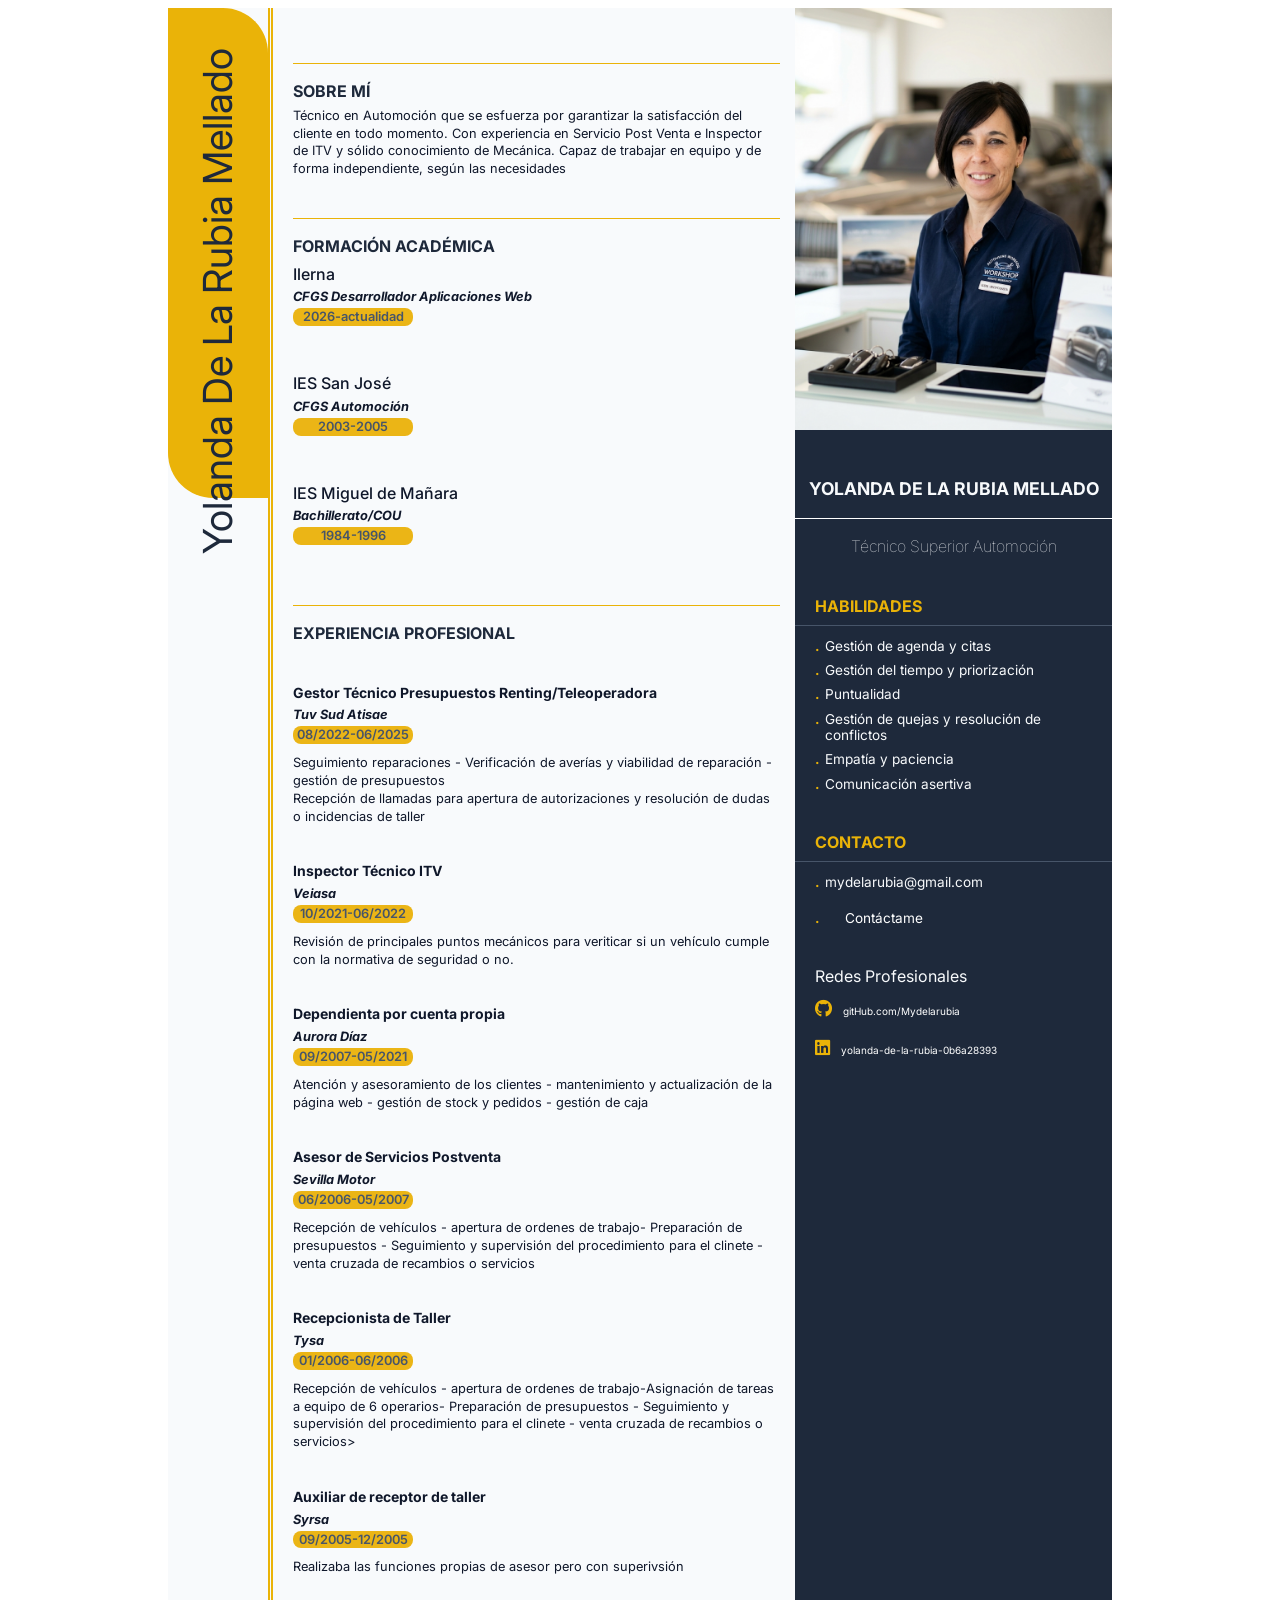
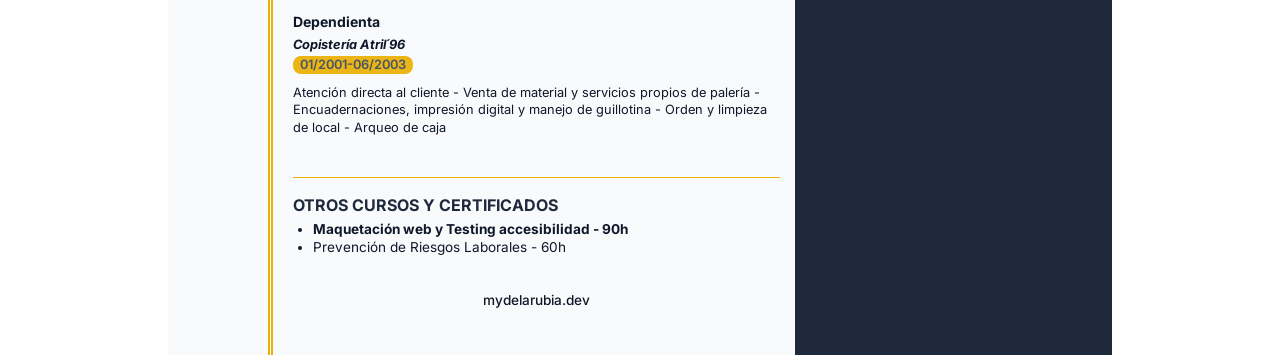
<file: curriculum_2026.html>
<!DOCTYPE html>
<meta lang="es">
<head>
    <meta charset="UTF-8">
    <meta name="viewport" content="width=devide-width, escale=1.0">
    <title>Curriculum Vitae Junio 2026</title>
    <link href="https://fonts.googleapis.com/css2?family=Inter:wght@300;400;600&display=swap" rel="stylesheet">
    <link rel="stylesheet" href="style.css">
    <link rel="stylesheet" href="https://cdnjs.cloudflare.com/ajax/libs/font-awesome/6.4.0/css/all.min.css">
</head>
<body>
    <div class="cv-wrapper">
        <aside class="sidebar-left">
            <section>
                <div>
                    <p class="texto_vertical">Yolanda de la Rubia Mellado</p>
                </div>
            </section>

        </aside>
        <main class="main-content">
        <section id="sobre_mi">
            <h3>Sobre mí</h3>
            <p>Técnico en Automoción que se esfuerza por garantizar la satisfacción
del cliente en todo momento. Con experiencia en Servicio Post Venta
e Inspector de ITV y sólido conocimiento de Mecánica. Capaz de
trabajar en equipo y de forma independiente, según las necesidades </p>               

 </p>

        </section>
        <section id="Formacion_Academica">
            <h3>Formación Académica</h3>
            <article class="cv-item">
                <h4>Ilerna</h4>
                <p class="cv-estudio">CFGS Desarrollador Aplicaciones Web</p>
                <p class="cv-date">2026-actualidad</p>
            </article>
            <article class="cv-item">
                <h4>IES San José</h4>
                <p class="cv-estudio">CFGS Automoción</p>
                <p class="cv-date">2003-2005</p>
            </article>
            <article class="cv-item">
                <h4>IES Miguel de Mañara</h4>
                <p class="cv-estudio">Bachillerato/COU</p>
                <p class="cv-date">1984-1996</p>
            </article>
        </section>
        <section id="Experiencia_Profesional">
            <h3>Experiencia Profesional</h3>
            
            <article class="cv-experiencia">
                <h4>Gestor Técnico Presupuestos Renting/Teleoperadora</h4>
                <p class="cv-estudio">Tuv Sud Atisae</p>
                <p class="cv-date">08/2022-06/2025</p>
                <p>Seguimiento reparaciones - Verificación de averías y viabilidad de reparación - gestión de presupuestos</p>
                <p>Recepción de llamadas para apertura de autorizaciones y resolución de dudas o incidencias de taller</p>
            </article>
           
            <article class="cv-experiencia">
                <h4>Inspector Técnico ITV</h4>
                <p class="cv-estudio">Veiasa</p>
                <p class="cv-date">10/2021-06/2022</p>
                <p>Revisión de principales puntos mecánicos para veriticar si un vehículo cumple con la normativa de seguridad o no. </p>
            </article>
            <article class="cv-experiencia">
                <h4>Dependienta por cuenta propia</h4>
                <p class="cv-estudio">Aurora Díaz</p>
                <p class="cv-date">09/2007-05/2021</p>
                <p>Atención y asesoramiento de los clientes - mantenimiento y actualización de la página web - gestión de stock y pedidos - gestión de caja</p>
            </article>
            <article class="cv-experiencia">
                <h4>Asesor de Servicios Postventa</h4>
                <p class="cv-estudio">Sevilla Motor</p>
                <p class="cv-date">06/2006-05/2007</p>
                <p>Recepción de vehículos - apertura de ordenes de trabajo- Preparación de presupuestos - Seguimiento y supervisión del procedimiento para el clinete - venta cruzada de recambios o servicios </p>
               
            </article>
            <article class="cv-experiencia">
                <h4>Recepcionista de Taller</h4>
                <p class="cv-estudio">Tysa</p>
                <p class="cv-date">01/2006-06/2006</p>
                <p>Recepción de vehículos - apertura de ordenes de trabajo-Asignación de tareas a equipo de 6 operarios- Preparación de presupuestos - Seguimiento y supervisión del procedimiento para el clinete - venta cruzada de recambios o servicios>
            <article class="cv-experiencia">
                <h4>Auxiliar de receptor de taller</h4>
                <p class="cv-estudio">Syrsa</p>
                <p class="cv-date">09/2005-12/2005</p>
                <p>Realizaba las funciones propias de asesor pero con superivsión</p>
                
            </article>
            <article class="cv-experiencia">
                <h4>Dependienta</h4>
                <p class="cv-estudio">Copistería Atril´96</p>
                <p class="cv-date">01/2001-06/2003</p>
                <p>Atención directa al cliente - Venta de material y servicios propios de palería - Encuadernaciones, impresión digital y manejo de guillotina - Orden y limpieza de local - Arqueo de caja</p>
                
            </article>
        </section>
        
         <section id="Otros" class="otros_cursos">
            <h3>Otros Cursos y Certificados</h3>
            <ul>
                <li><strong> Maquetación web y Testing accesibilidad - 90h</strong></li>
                <li>Prevención de Riesgos Laborales - 60h</li>
            </ul>
         </section>
           <footer>
        <a href="https://mydelarubia.dev">mydelarubia.dev</a>
        


            
    </footer>
          
        
    </main>
        <aside class="sidebar-right"><header>
        <img src="cv.webp" alt="Foto de Yolanda de la Rubia como receptora de taller">
        <h1>Yolanda de la Rubia Mellado </h1>
        <h2>Técnico Superior Automoción</h2>
    </header>
<section>
            <h3>Habilidades</h3>
            <ul>
                <li>Gestión de agenda y citas</li>
                <li>Gestión del tiempo y priorización</li>
                <li>Puntualidad</li>
                <li>Gestión de quejas y resolución de conflictos</li>
                <li>Empatía y paciencia</li>
                <li>Comunicación asertiva</li>
              
            </ul>
         </section>
         <section id="Contacto">
            <h3>Contacto</h3>
            <ul>
                <li>mydelarubia@gmail.com</li>
                <li class="social-links"><a href="formulario_contacto.html">Contáctame</a></li>
            </ul>
         </section>
         <section class="social-links">
            <span>Redes Profesionales</span>
                <ul>
                    <a href="https://github.com/Mydelarubia" target="_blank">
                            <i class="fab fa-github"></i> gitHub.com/Mydelarubia
                        </a>
                   <a href="https://www.linkedin.com/in/yolanda-de-la-rubia-0b6a28393/" target="_blank">
                            <i class="fab fa-linkedin"></i> yolanda-de-la-rubia-0b6a28393 </a>
                </ul>
         </section>
        </aside>
    
 
   

  
    </div>
</body>
</file>
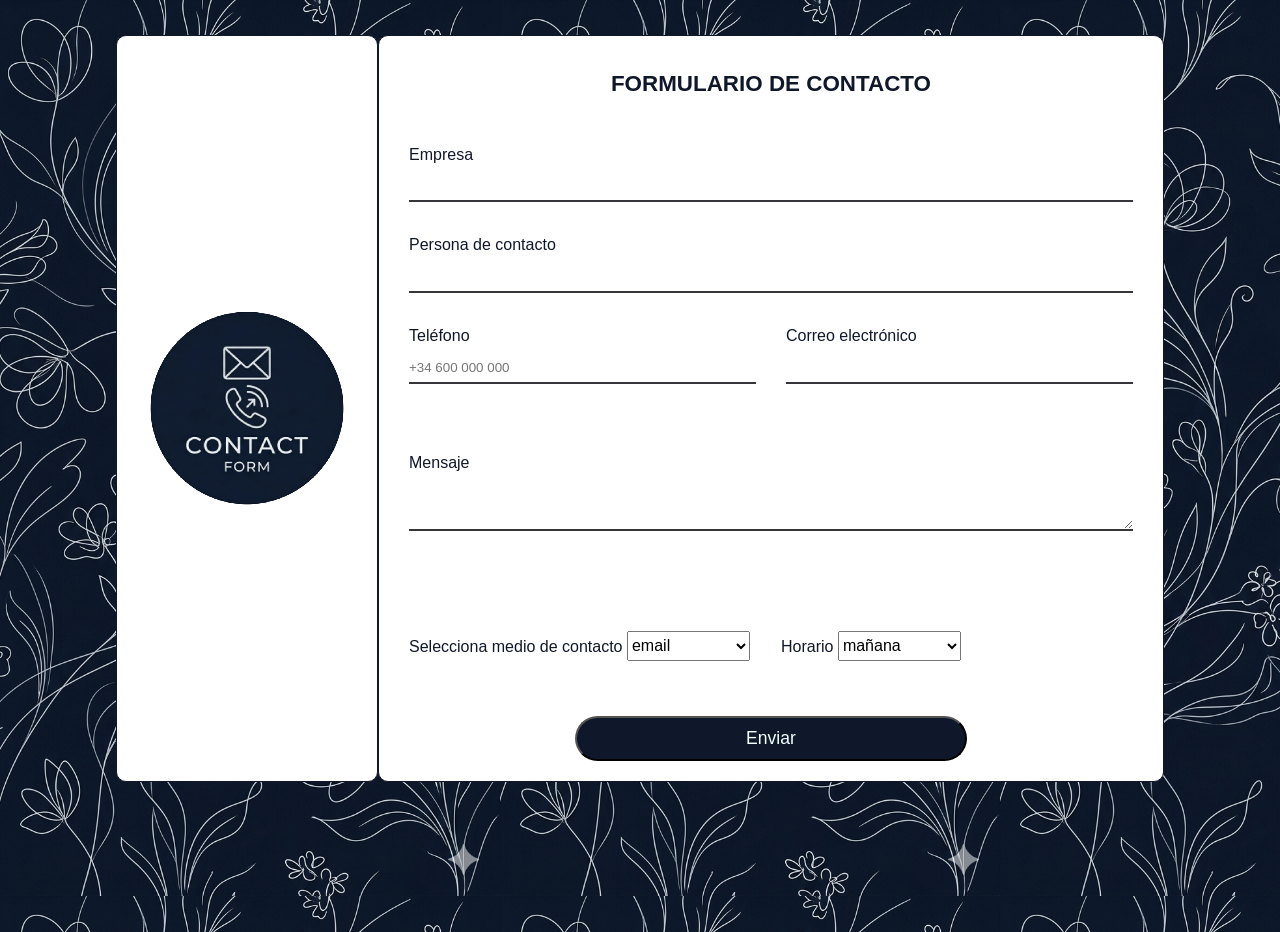
<file: formulario_contacto.html>
<!DOCTYPE html>
<html lang="es">

<head>
    <meta charset="UTF-8">
    <meta name="viewport" content="width=device-width, initial-scale=1.0">
    <title>Mi formulario de contacto</title>
    <link rel="stylesheet" href="style_formulario.css">
    <link rel="stylesheet" href="https://cdnjs.cloudflare.com/ajax/libs/font-awesome/6.4.0/css/all.min.css">
</head>

<body> 
     <aside>
        <div class="imagen_desktop">
        <img src="fondo.png" alt="fondo azul oscuro con flores blancas">
        </div> 
    </aside>
    <div class="logo_form">
        <aside class="caja-blanca">
        <img src="logo_formulario.png" alt="imagen azul con icono de telefono e email">
    </aside>
    <div class="caja-contenedor">
        <header> 
            <h1>FORMULARIO DE CONTACTO</h1>
        </header>
   
  
        
        <main >
    
       
            <form action="https://api.web3forms.com/submit" method="POST" class="formulario_contacto">
                <input type="hidden" name="access_key" value="a05937f1-eb8c-4b3f-9859-24ff1fe27098">
                <fieldset class="contenedor_principal">
                
                <div class="campo">
                    <label for="empresa">Empresa</label>
                    <input type="text" id="empresa" name="empresa" required >
                </div>
                <div class="campo">
                    <label for="pcontacto">Persona de contacto</label>
                    <input type="text" id="pcontacto" name="pcontacto" required >
                </div>
                <div class="campo">
                    <label for="telefono">Teléfono</label>
                    <input type="tel" id="telefono" name="tel" required placeholder="+34 600 000 000">
                </div>
                <div class="campo">
                    <label for="correo">Correo electrónico</label>
                    <input type="email" id="correo" name="correo" required >
                </div>
            </fieldset>

            <div class="contenedor_mensaje">
                
                <textarea class="campo_texto" id="mensaje" name="mensaje" rows="5" placeholder="Mensaje"></textarea>

            </div>

            <fieldset class="contenedor_preferencias">
              
                <div class="campo_preferencias">
                    <label class="medio" for="medio">Selecciona medio de contacto</label>
                    <select id="medio" name="medio">
                        <option value="email">email</option>
                        <option value="llamada">llamada</option>
                        <option value="whattshap">mensaje Whattshap</option>
                    </select>
                </div>
                <div class="campo_preferencias">
                    <label for="horario">Horario</label>
                    <select id="horario" name="horario">
                        <option value="mañana">mañana</option>
                        <option value="tarde">tarde</option>

                    </select>
                </div>
            </fieldset>

            <button type="submit">Enviar</button>


          

            </form>
        </main>
    </div>
    </div>

  
</body>

</html>
</file>
<file: style.css>
body {
    font-family: 'Inter', sans-serif;
    /* ... lo que ya tenías ... */
    line-height: 1.6;
    color: #0F172A
   
}


.main-content h3 {
    font-size: 1.0rem;
    color: #1E293B;
    margin-top: 40px;
    text-transform: uppercase;
    border-top:1px solid #EAB308;
    padding-top: 15px;  

}
.sobre_mi h3{
    border:none;
}

.main-content p {
    font-size: 0.8rem;

}
.header-foto {
    width: 100%;
    max-width: 100%;
    height: auto;
    display: block;
    
}
.cv-wrapper {
   
    width: 100%;
    margin: 0 auto;
    background: #F8FAFC;
   
  

}

.main-content {
    padding: 15px;
    /*border-left: 3px solid #EAB308;*/
    /* Grosor y color de la línea */
    border-left: 5px double  #EAB308;


   
    padding-left:20px;
    margin-left: 0px;
   

      
}

.sidebar-right {
    background-color:#1E293B;
    color: #F8FAFC;
    padding-bottom: 20px;
  

}
.sidebar-right h1 { 
    text-transform: uppercase;
    font-size: 1.2rem;
    text-align: center;
    padding: 30px 0 0 0;


}

.sidebar-right img {
    width: 100% !important;
    /* Asegura que no crezca más allá de la columna*/
    max-width: 100%;
    height: auto !important;
    display: block !important;
    object-fit: cover;
    margin: 0px ;
    
}




.sidebar-right ul {
    text-align: left;
    display: inline-block;
    
}

.sidebar-right h2 {
   
    font-size: 1.0rem;
    font-weight: 100;
    border-top: 1px solid #fff;
    width: 75;
    margin: 0 auto 0 auto;

    text-align:center;
    padding: 15px 0 15px 0;
    
}

.sidebar-right h3 {
    font-size: 1.0rem;
    /* Títulos más pequeños y discretos */
    color:  #EAB308;
    /* Blanco sobre fondo oscuro */
    margin-top: 20px;
    text-transform: uppercase;
    border-bottom: 1px solid #475569;
    /* Un detalle visual debajo del título */
    padding-bottom: 5px;
    padding-left: 20px;

}

.sidebar-right p,
.sidebar-right li {
    font-size: 0.9rem;
    
   
}

.sidebar-right ul {
    list-style: none;
    padding: 0;
    margin: 10px 0;
    padding-left: 20px;
}

.sidebar-right li {
    font-size: 0.85rem;
    line-height: relative;
    margin-bottom: 8px;
    position: relative;
    padding: 0px 10px;
}
.sidebar-right a {
    padding-left: 20px;
    padding-bottom: 10px;
}
.sidebar-right span {
    padding-left: 20px;
}

.sidebar-right li::before {
    content: ".";
    color: #EAB308;
    position: absolute;
    left: 0;
    font-weight: bold;
}

ul,
ol {
    margin-top: 0;
    margin-bottom: 5px;
    padding-left: 20px;
}

li {
    margin-bottom: 2px;
    line-height: 1.2;
   
}

p {
    margin-top: 0px;
    margin-bottom: 0px;
    line-height: 1.4;
    
}

h3,
h4 {
    margin-top: 35px;
    margin-bottom: 2px;
}

.cv-item {
    margin-bottom: 25px;
    padding-bottom: 10px;

}

.cv-item h4 {
    margin: 0;
    font-weight: 500;
    color: #0F172A;

}

.cv-date {
    text-align: center;
    font-size: 10px;
    font-weight: 600;
    color: #475569;
    margin-top: 2px;
    margin-bottom: 10px;
    background-color: #ebb516;
    border-radius: 8px;
    max-width: 120px;
}

.cv-estudio {
    font-style: italic;
    font-weight: bold;
    color: #0F172A;
    font-size: 14px;
    margin-top: 1px;
}

.cv-experiencia h4 {
    font-size: 14px;
}

footer {
    display: flex;
    justify-content: center;
    align-items: center;  
    height: 80px;
    font-size: 0.85rem;
    background-color: #F8FAFC;
    max-width: 944px;
    margin: 0 auto;

  
   
 
}

footer a {
   
    color: #0F172A;
    text-decoration: none;
    font-weight: 500;
    transform: color 0.3s ease;
    
    
}

footer a:hover {
    color: #EAB308;
    text-decoration: none;
}

.social-links {
    text-align: left;
    margin-top: 20px;
}

.social-links ul {
    list-style: none;
    padding: 0;
    margin: 10px 0 0 0;
    display: flex;
    flex-direction: column;
    /* <-- ESTO PONE LOS ELEMENTOS UNO DEBAJO DE OTRO */
    align-items: left;
    ;
    /* <-- ESTO LOS CENTRA HORIZONTALMENTE */
    gap: 10px;
    font-size: 10px;

}

.social-links i {
    margin-right: 8px;
    font-size: 1.1rem;
    color:#EAB308;
}

.social-links a,
.social-links a:visited {
    color: white;
    text-decoration: none;
}
.formulario { 
    display: flex;          /* flex para centrar */
    justify-content: center;       /* centra horizontal */
    align-items: center;           /* centra vertical */
    background-color: #EAB308;
    color: #1E293B;                /* texto accesible */
    padding: 12px 24px;        /* espacio interno */
    font-weight: 600;
    text-decoration: none;
    height: 8px;
    max-width: 80%;
    margin: 20px auto;
        
}


.texto_vertical {
   
    font-size: 2.5rem;

    writing-mode: vertical-rl;
    transform: rotate(180deg);
    white-space: nowrap;
    
    text-transform:capitalize;
    color: #1E293B;
    
   
}

.sidebar-left section div {
    display: flex;
    justify-content: center;
    align-items: center;
    height: 100%;
}

.sidebar-left {
    background-color: #EAB308;
    /* Naranja más elegante */
    width: 100px;
    /* Hazla más delgada para que sea un acento visual */
    height: 450px;
    padding-top: 40px;
    display: none;
    border-radius: 0px 45px 0px 45px;
    
    
}

.otros_cursos ul {
    font-size: 0.85rem;

}
@media (min-width:1024px) {
    .cv-wrapper {
        display: flex;
        max-width: 944px;
        
    }
    .sidebar-left {
        display: block;
        order:1;
       
      
    }
    .main-content {
        order:2;
    }
    .sidebar-right{
        order:3;
    }
    .sidebar-right h1 { 
    text-transform: uppercase;
    font-size: 1.1rem;
    text-align: center;
    padding: 30px 0 0 0;


}

    .sidebar-right {
        flex:1.3;
    }
    .sidebar-left {
        flex: 0.4;
    }
    .main-content {
        flex: 2;

    }
    .sidebar-left img{
        width: 130px;
        height: auto;
        padding-bottom: 0px;
     
       
    }
    .sidebar-left {
        display: flex;
        flex-direction:column;
        justify-content:start;
        align-items: center;  
    
    }
    
    
}
</file>
<file: style_formulario.css>
*{
    box-sizing: border-box;
    margin: 0;
    padding: 0;
}
html{
    background-image: url(fondo.png);
    background-size: cover;
       
}
body{
    width: 100%;
    
    font-family: 'Inter', sans-serif;
    line-height: 1.6;
    color: #0F172A;
    padding: 15px 15px 120px 15px;
    border-radius:40px 40px 0 0;
    margin-top:200px;
    background-color: white;

    
}
 
.imagen_desktop img {
    display: none;
}
.caja-blanca {
    display: none;
}
.form {
    width: 100%;
    max-width: 600px;
   

}
.contenedor_principal {
    display: flex;
    flex-direction: column;
    align-items: center;
    margin:40px 0px;
    width: 100%;
    border:none;
}
.campo {
    display: flex;
    flex-direction: column;
    width: 100%;
    margin: 15px 0px 15px 0px;
    
    
    
}
.campo input {
    height: 30px;
    margin-top: 5px;
    background-color: white;
    border:none;
    border-bottom: 2px solid #35363a;
   
   
}
h1 {
    text-align: center;
    font-size: 1.4rem;
    margin:30px 0 0 0;
}
.datos_empresa {
    width: 100%;
    background-color: white;
    color:white;
    padding:10px;
    font-size: 1.1rem;
    border-radius: 5px;
}
.contenedor_mensaje {
    display: flex;
    flex-direction: column;
    
}
textarea::placeholder {
    color:#0F172A;
    font-size: 16px;
    font-family: 'Inter', sans-serif;
}
select {
     font-size: 16px;
    font-family: 'Inter', sans-serif;

}
/*.mensaje {
    width: 100%;
    background-color: #0F172A;
    color: white;
    padding:10px;
    margin-bottom: 25px;
    font-size: 1.1rem;
    border-radius: 5px;
    

}*/
.contenedor_mensaje textarea {
    margin-bottom: 40px;
    border:none;
    border-bottom: 2px solid #35363a;
}
.preferencias {
    width: 100%;
    background-color: white;
    color:azure;
    padding:10px;
    font-size: 1.1rem;
    border-radius: 5px;
    margin-bottom: 20px;
    
}
.contenedor_preferencias {
    border:none;
    padding-bottom: 25px;
}
.campo_preferencias select {
    width: 35%; 
    margin-bottom: 25px;
    height: 30px;
}
button {
    width: 50%;
    background-color: #0F172A;
    color:azure;
    padding:10px;
    font-size: 1.1rem;
    border-radius: 25px;
    margin-bottom: 20px;
    margin: 0 auto;
    display: block;
    
}
button:hover {
   background-color: #193f96;
}
@media (min-width:768px) {
    html {
        background-size: 500px;
    }
   
        body {
        display: flex;
        flex-direction: column;
        max-width: 1200px;
        height: auto;
        margin: 20px auto 30px;
        border-radius: 25px;
        justify-content: center;
        align-items: center;
        background-color: transparent;
    }
         
    h1 {
        width: 100%;      /* Ocupa el ancho del body */
    max-width: 900px; /* Igual al ancho del formulario para alinearse */
    text-align: center;
    margin-bottom: 20px;
 
    }
  

    .caja-contenedor {
        
        border: 1px solid #0F172A;
        background-color: white;
        border-radius: 10px;
    }
    .caja-blanca {
        display: flex !important;
        justify-content: center;
        align-items: center;
        border: 1px solid #0F172A;
        background-color: white !important;
        border-radius: 10px;
        flex: 0 0 25%;  
      
       
    }
    
    /* 1. Convertimos el contenedor en una rejilla de 2 columnas */
    .contenedor_principal {
        display: grid;
        grid-template-columns: 1fr 1fr; /* Dos columnas iguales */
        gap: 30px; /* Espacio entre los campos */
        border: none; /* Quitamos el borde por defecto del fieldset */
        padding: 0px 30px 0px 30px;
    }

    /* 2. Hacemos que Empresa y Persona ocupen todo el ancho (fila completa) */
    .contenedor_principal .campo:nth-child(1),
    .contenedor_principal .campo:nth-child(2) {
        grid-column: span 2; 
    }

    /* 3. Teléfono y Correo ocupan cada uno su columna */
    .contenedor_principal .campo:nth-child(3),
    .contenedor_principal .campo:nth-child(4) {
        grid-column: span 1;
    }

    /* 4. Opcional: Alinear también las preferencias */
    .contenedor_preferencias {
        display: grid;
        grid-template-columns: 1fr 1fr;
        gap: 20px;
        border: none;
        padding: 30px;
    }
    .contenedor_mensaje {
        padding: 30px;
    }
    .formulario_contacto {
        padding-bottom: 20px;
    }
    .campo {
        margin: 0;
    }
    .logo_form {
        display: flex;   
    }
  
}
</file>
